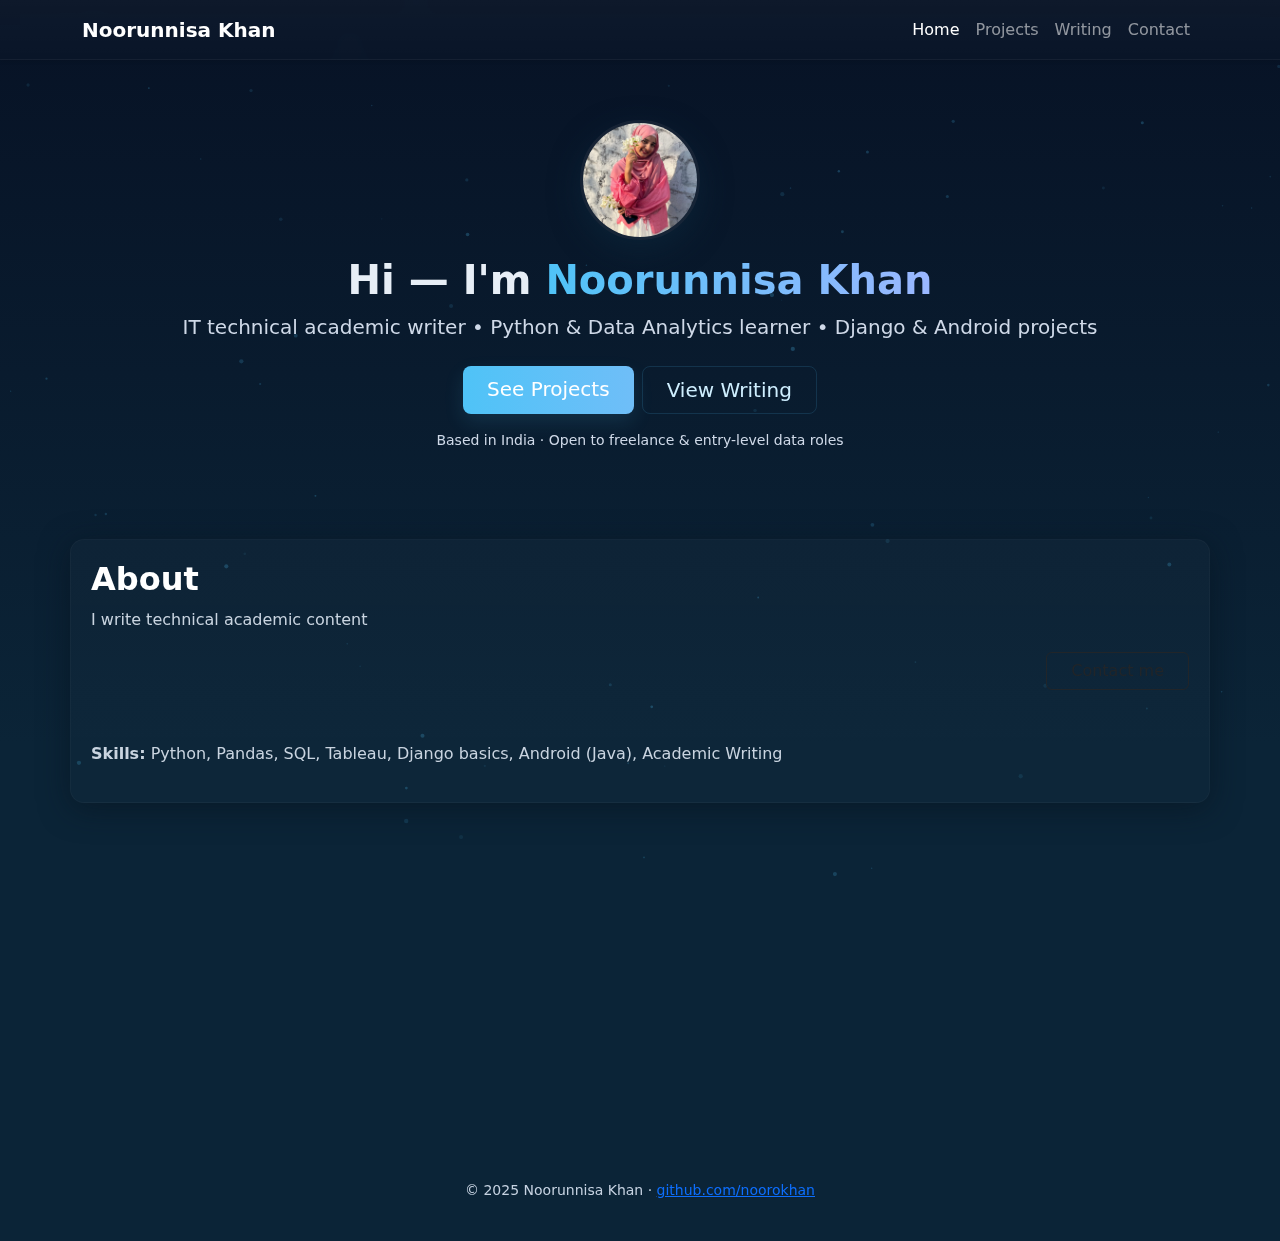
<file: index.html>
<!DOCTYPE html>
<html lang="en">
<head>
  <meta charset="utf-8" />
  <meta name="viewport" content="width=device-width,initial-scale=1" />
  <title>Noorunnisa Khan | Portfolio</title>

  <!-- Google Font -->
  <link href="https://fonts.googleapis.com/css2?family=Poppins:wght@300;400;600;700&display=swap" rel="stylesheet">

  <!-- Bootstrap -->
  <link href="https://cdn.jsdelivr.net/npm/bootstrap@5.3.2/dist/css/bootstrap.min.css" rel="stylesheet">

  <!-- AOS -->
  <link href="https://unpkg.com/aos@2.3.1/dist/aos.css" rel="stylesheet">

  <!-- Custom -->
  <link rel="stylesheet" href="style.css?v=6" />
</head>
<body>

  <!-- Background Canvas -->
  <canvas id="bgCanvas" aria-hidden="true"></canvas>

  <!-- NAVBAR -->
  <nav class="navbar navbar-expand-lg navbar-dark nav-glass fixed-top shadow-sm">
    <div class="container">
      <a class="navbar-brand fw-bold" href="index.html">Noorunnisa Khan</a>
      <button class="navbar-toggler" type="button" data-bs-toggle="collapse" data-bs-target="#navMenu">
        <span class="navbar-toggler-icon"></span>
      </button>
      <div id="navMenu" class="collapse navbar-collapse">
        <ul class="navbar-nav ms-auto text-center">
          <li class="nav-item"><a class="nav-link active" href="index.html">Home</a></li>
          <li class="nav-item"><a class="nav-link" href="projects.html">Projects</a></li>
          <li class="nav-item"><a class="nav-link" href="writing.html">Writing</a></li>
          <li class="nav-item"><a class="nav-link" href="contact.html">Contact</a></li>
        </ul>
      </div>
    </div>
  </nav>

  <!-- HERO -->
  <header class="hero d-flex align-items-center pt-navbar">
    <div class="container text-center" data-aos="fade-up">
  
      <img src="assets/me.jpeg" alt="Noorunnisa Khan" class="profile-img-lg mb-3" />
  
      <h1 class="fw-bold hero-title">
        Hi — I'm <span class="accent">Noorunnisa Khan</span>
      </h1>
  
      <p class="lead text-muted mb-4" id="typingText">
        IT technical academic writer • Python & Data Analytics learner • Django & Android projects
      </p>
  
      <div class="d-flex justify-content-center gap-2 flex-wrap">
        <a class="btn btn-primary btn-lg px-4" href="projects.html">See Projects</a>
        <a class="btn btn-outline-primary btn-lg px-4" href="writing.html">View Writing</a>
      </div>
  
      <p class="mt-3 small text-muted">
        Based in India · Open to freelance & entry-level data roles
      </p>
  
    </div>
  </header>
  

  <!-- ABOUT -->
  <main class="main-content">

    <section class="container about-card" data-aos="fade-up" data-aos-delay="120">
      <div class="row align-items-center">

        <div class="col-lg-8">
          <h2 class="fw-semibold">About</h2>
          <p id="aboutTyping" class="text-muted"></p>

          <p><strong>Skills:</strong> Python, Pandas, SQL, Tableau, Django basics, Android (Java), Academic Writing</p>

        </div>

        <div class="col-lg-4 text-lg-end mt-3 mt-lg-0">
          <a class="btn btn-outline-dark px-4" href="contact.html">Contact me</a>
        </div>

      </div>
    </section>

    <!-- FEATURED PROJECTS -->
    <section class="container mt-5" data-aos="fade-up" data-aos-delay="200">
      <h3 class="mb-3 fw-semibold">Featured Projects</h3>

      <div class="row g-3">
        
        <div class="col-md-6">
          <article class="card project-card h-100">
            <div class="card-body">
              <h5 class="card-title">Django Digital ID Generator</h5>
              <p class="card-text text-muted small">
                PDF export, image upload, clean UI — built using Django + Pillow.
              </p>
              <a href="projects.html#django" class="link-primary">Open project →</a>
            </div>
          </article>
        </div>

        <div class="col-md-6">
          <article class="card project-card h-100">
            <div class="card-body">
              <h5 class="card-title">AI Job Market Analysis (Kaggle)</h5>
              <p class="card-text text-muted small">
                EDA, clustering, visual analytics on global AI job data.
              </p>
              <a href="projects.html#kaggle" class="link-primary">Open project →</a>
            </div>
          </article>
        </div>

      </div>
    </section>

  </main>

  <!-- FOOTER -->
  <footer class="footer mt-5">
    <div class="container text-center small text-muted">
      © 2025 Noorunnisa Khan · <a href="https://github.com/noorokhan" target="_blank">github.com/noorokhan</a>
    </div>
  </footer>

  <!-- JS -->
  <script src="https://cdn.jsdelivr.net/npm/bootstrap@5.3.2/dist/js/bootstrap.bundle.min.js"></script>
  <script src="https://unpkg.com/aos@2.3.1/dist/aos.js"></script>
  <script>AOS.init();</script>
  <script src="script.js"></script>

</body>
</html>
</file>
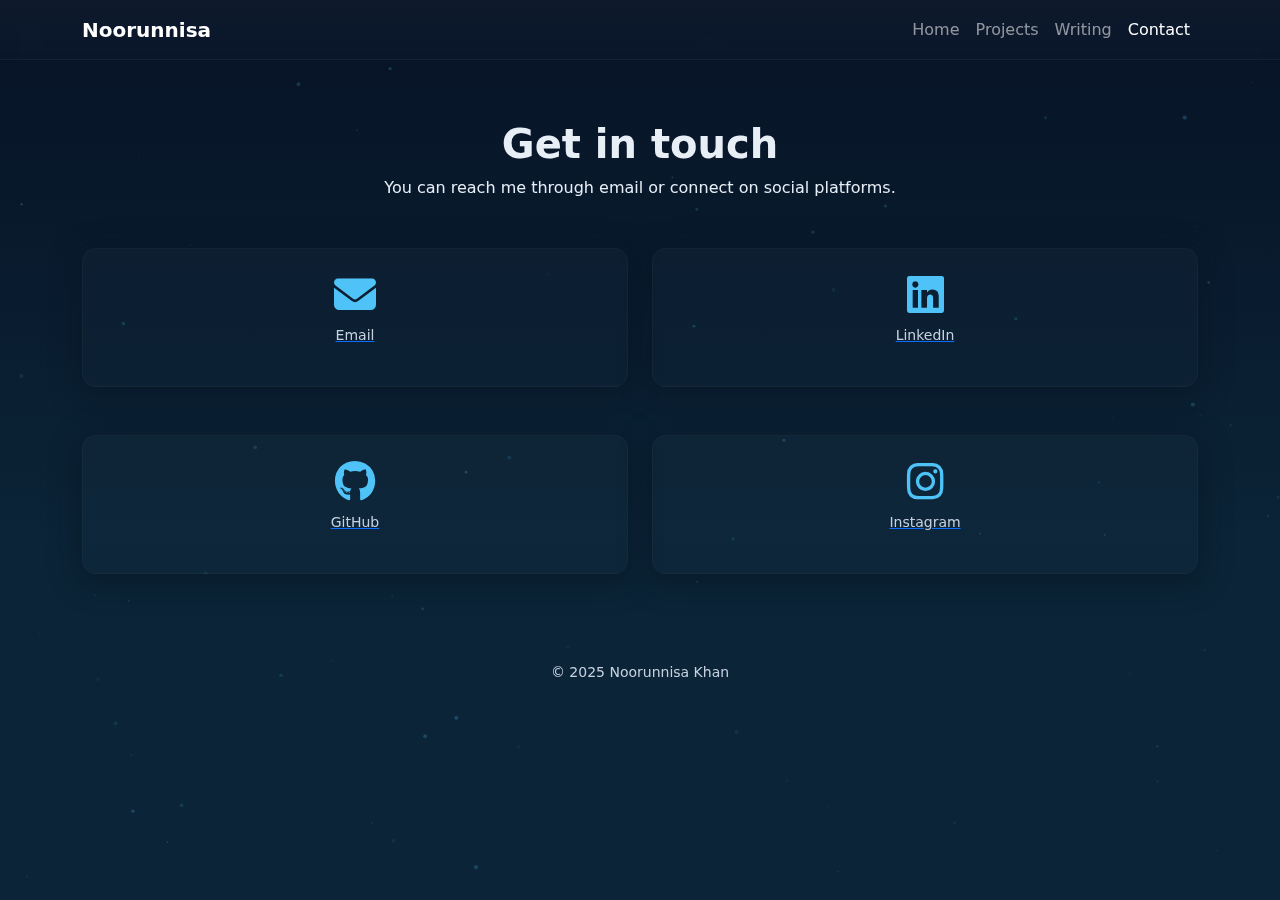
<file: contact.html>
<!DOCTYPE html>
<html lang="en">
<head>
  <meta charset="utf-8" />
  <meta name="viewport" content="width=device-width,initial-scale=1" />
  <title>Contact | Noorunnisa</title>

  <!-- Bootstrap -->
  <link href="https://cdn.jsdelivr.net/npm/bootstrap@5.3.2/dist/css/bootstrap.min.css" rel="stylesheet">

  <!-- AOS Animation -->
  <link href="https://unpkg.com/aos@2.3.1/dist/aos.css" rel="stylesheet">

  <!-- Font Awesome (for icons) -->
  <link rel="stylesheet" href="https://cdnjs.cloudflare.com/ajax/libs/font-awesome/6.5.0/css/all.min.css">

  <!-- Custom CSS -->
  <link rel="stylesheet" href="style.css?v=6" />
</head>

<body>

  <!-- Background particles -->
  <canvas id="bgCanvas" aria-hidden="true"></canvas>

  <!-- NAVBAR -->
  <nav class="navbar navbar-expand-lg navbar-dark nav-glass fixed-top">
    <div class="container">
      <a class="navbar-brand fw-bold" href="index.html">Noorunnisa</a>

      <button class="navbar-toggler" data-bs-toggle="collapse" data-bs-target="#menu4">
        <span class="navbar-toggler-icon"></span>
      </button>

      <div id="menu4" class="collapse navbar-collapse">
        <ul class="navbar-nav ms-auto text-center">
          <li class="nav-item"><a class="nav-link" href="index.html">Home</a></li>
          <li class="nav-item"><a class="nav-link" href="projects.html">Projects</a></li>
          <li class="nav-item"><a class="nav-link" href="writing.html">Writing</a></li>
          <li class="nav-item"><a class="nav-link active" href="contact.html">Contact</a></li>
        </ul>
      </div>
    </div>
  </nav>

  <!-- MAIN CONTENT -->
  <main class="container pt-navbar">

    <header class="text-center mb-4" data-aos="fade-down">
      <h1 class="fw-bold">Get in touch</h1>
      <p class="text-muted-strong">You can reach me through email or connect on social platforms.</p>
    </header>

    <section class="row g-4 text-center">

      <!-- Email -->
      <div class="col-md-6" data-aos="fade-up">
        <a href="mailto:noorunnisakhan60@gmail.com" class="contact-icon-card project-card p-4 d-block">
          <i class="fa-solid fa-envelope contact-icon"></i>
          <p class="mt-2 small text-muted">Email</p>
        </a>
      </div>
    
      <!-- LinkedIn -->
      <div class="col-md-6" data-aos="fade-up" data-aos-delay="80">
        <a href="https://www.linkedin.com/in/noorunnisa-khan-337811227" target="_blank" class="contact-icon-card project-card p-4 d-block">
          <i class="fa-brands fa-linkedin contact-icon"></i>
          <p class="mt-2 small text-muted">LinkedIn</p>
        </a>
      </div>
    
      <!-- GitHub -->
      <div class="col-md-6" data-aos="fade-up" data-aos-delay="160">
        <a href="https://github.com/noorokhan" target="_blank" class="contact-icon-card project-card p-4 d-block">
          <i class="fa-brands fa-github contact-icon"></i>
          <p class="mt-2 small text-muted">GitHub</p>
        </a>
      </div>
    
      <!-- Instagram -->
      <div class="col-md-6" data-aos="fade-up" data-aos-delay="240">
        <a href="https://www.instagram.com/_.nooro_/" target="_blank" class="contact-icon-card project-card p-4 d-block">
          <i class="fa-brands fa-instagram contact-icon"></i>
          <p class="mt-2 small text-muted">Instagram</p>
        </a>
      </div>
    
    </section>
    
  </main>

  <!-- FOOTER -->
  <footer class="footer mt-5">
    <div class="container text-center small text-muted">
      © 2025 Noorunnisa Khan
    </div>
  </footer>

  <!-- SCRIPTS -->
  <script src="https://cdn.jsdelivr.net/npm/bootstrap@5.3.2/dist/js/bootstrap.bundle.min.js"></script>
  <script src="https://unpkg.com/aos@2.3.1/dist/aos.js"></script>
  <script src="script.js"></script>
  <script>AOS.init();</script>

</body>
</html>
</file>
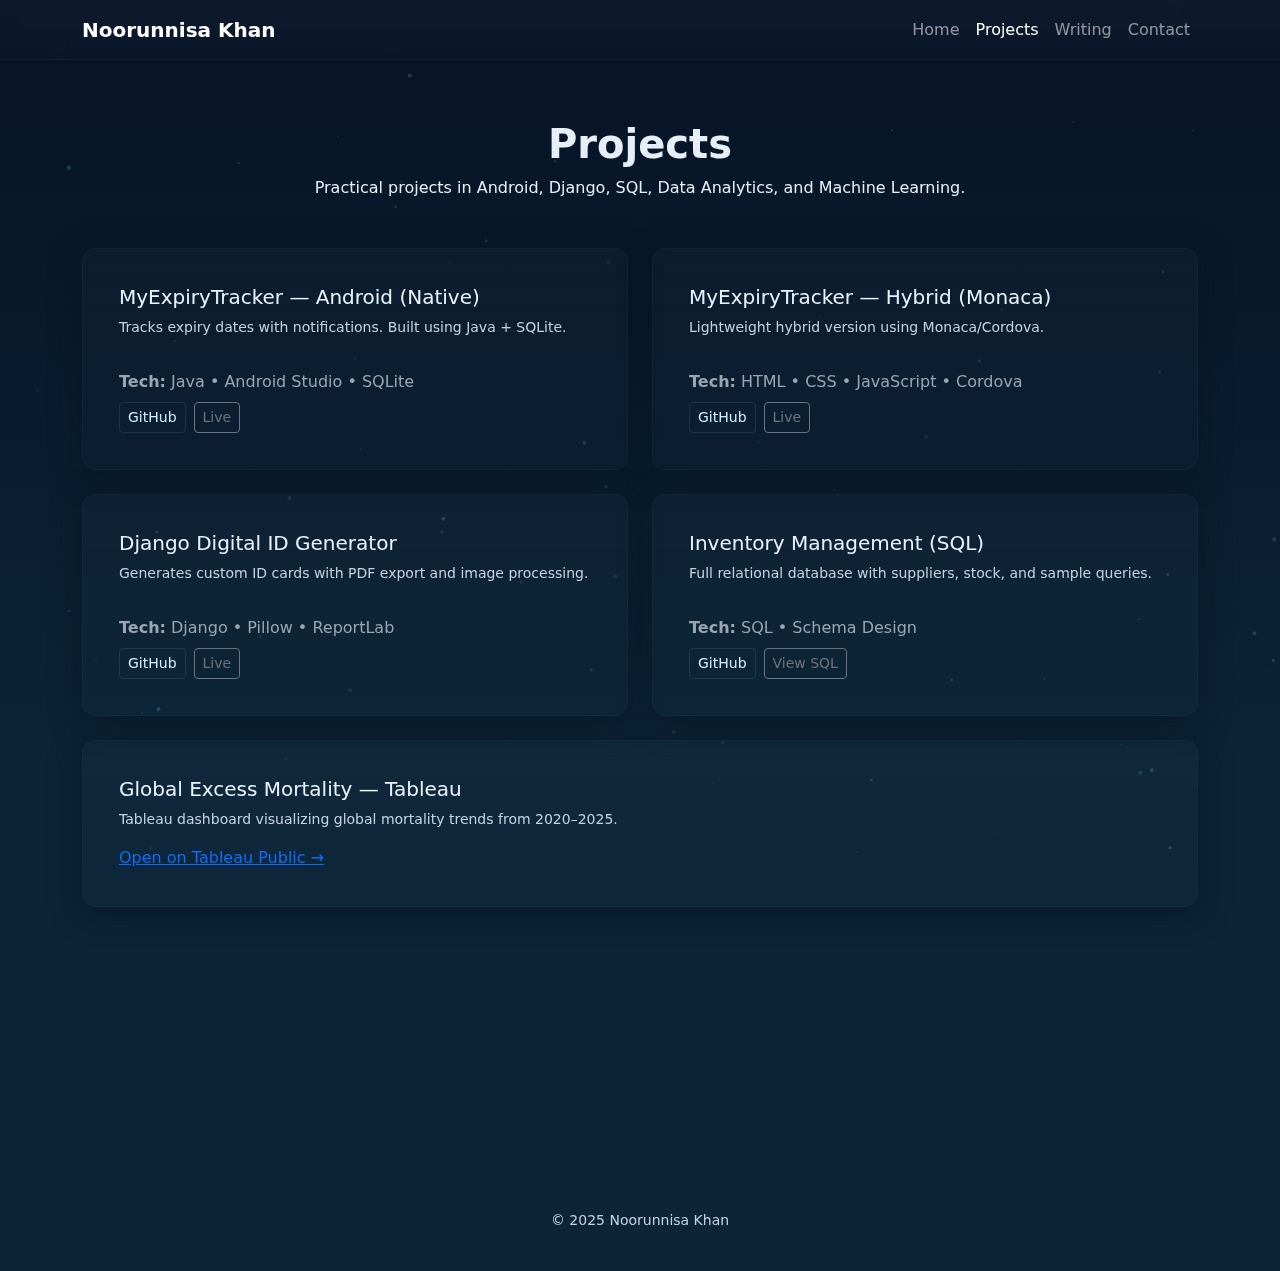
<file: projects.html>
<!DOCTYPE html>
<html lang="en">
<head>
  <meta charset="utf-8" />
  <meta name="viewport" content="width=device-width,initial-scale=1" />
  <title>Projects | Noorunnisa</title>

  <link href="https://fonts.googleapis.com/css2?family=Poppins:wght@300;400;600;700&display=swap" rel="stylesheet">
  <link href="https://cdn.jsdelivr.net/npm/bootstrap@5.3.2/dist/css/bootstrap.min.css" rel="stylesheet">
  <link href="https://unpkg.com/aos@2.3.1/dist/aos.css" rel="stylesheet">
  <link rel="stylesheet" href="style.css?v=6" />
</head>
<body>

  <canvas id="bgCanvas" aria-hidden="true"></canvas>

  <!-- NAVBAR -->
  <nav class="navbar navbar-expand-lg navbar-dark nav-glass fixed-top">
    <div class="container">
      <a class="navbar-brand fw-bold" href="index.html">Noorunnisa Khan</a>

      <button class="navbar-toggler" type="button" data-bs-toggle="collapse" data-bs-target="#menu2">
        <span class="navbar-toggler-icon"></span>
      </button>

      <div id="menu2" class="collapse navbar-collapse">
        <ul class="navbar-nav ms-auto text-center">
          <li class="nav-item"><a class="nav-link" href="index.html">Home</a></li>
          <li class="nav-item"><a class="nav-link active" href="projects.html">Projects</a></li>
          <li class="nav-item"><a class="nav-link" href="writing.html">Writing</a></li>
          <li class="nav-item"><a class="nav-link" href="contact.html">Contact</a></li>
        </ul>
      </div>
    </div>
  </nav>

  <!-- MAIN -->
  <main class="container pt-navbar">
    
    <!-- HEADER -->
    <header class="text-center mb-4" data-aos="fade-down">
      <h1 class="fw-bold">Projects</h1>
      <p class="text-muted-strong">Practical projects in Android, Django, SQL, Data Analytics, and Machine Learning.</p>
    </header>

    <!-- PROJECTS GRID -->
    <section class="row g-4">

      <!-- ANDROID APP -->
      <div class="col-lg-6" data-aos="fade-up">
        <div class="card project-card h-100">
          <div class="card-body d-flex flex-column">
            <h5 class="card-title">MyExpiryTracker — Android (Native)</h5>
            <p class="card-text text-muted small mb-2">
              Tracks expiry dates with notifications. Built using Java + SQLite.
            </p>
            <p class="mt-auto mb-2"><strong>Tech:</strong> Java • Android Studio • SQLite</p>

            <div class="d-flex gap-2">
              <a class="btn btn-outline-primary btn-sm" href="https://github.com/noorokhan/MyExpiryTracker-Native" target="_blank">GitHub</a>
              <a class="btn btn-outline-secondary btn-sm" href="#" onclick="alert('Live demo is not available for mobile apps.')">Live</a>
            </div>
          </div>
        </div>
      </div>

      <!-- HYBRID APP -->
      <div class="col-lg-6" data-aos="fade-up" data-aos-delay="80">
        <div class="card project-card h-100">
          <div class="card-body d-flex flex-column">
            <h5 class="card-title">MyExpiryTracker — Hybrid (Monaca)</h5>
            <p class="card-text text-muted small mb-2">
              Lightweight hybrid version using Monaca/Cordova.
            </p>
            <p class="mt-auto mb-2"><strong>Tech:</strong> HTML • CSS • JavaScript • Cordova</p>
      
            <div class="d-flex gap-2">
              <a class="btn btn-outline-primary btn-sm"
                 href="https://github.com/noorokhan/-MyExpiryTracker-Hybrid"
                 target="_blank">GitHub</a>
      
              <a class="btn btn-outline-secondary btn-sm"
                 href="#" onclick="alert('Live demo is not available for hybrid apps.')">Live</a>
            </div>
          </div>
        </div>
      </div>
      

      <!-- DJANGO PROJECT -->
      <div class="col-lg-6" data-aos="fade-up" data-aos-delay="160">
        <div class="card project-card h-100">
          <div class="card-body d-flex flex-column">
            <h5 class="card-title">Django Digital ID Generator</h5>
            <p class="card-text text-muted small mb-2">
              Generates custom ID cards with PDF export and image processing.
            </p>
            <p class="mt-auto mb-2"><strong>Tech:</strong> Django • Pillow • ReportLab</p>
      
            <div class="d-flex gap-2">
              <a class="btn btn-outline-primary btn-sm"
                 href="https://github.com/noorokhan/django-digital-id-generator"
                 target="_blank">GitHub</a>
      
              <a class="btn btn-outline-secondary btn-sm"
                 href="#" onclick="alert('Live demo requires backend deployment.')">Live</a>
            </div>
          </div>
        </div>
      </div>
      

      <!-- SQL PROJECT -->
<div class="col-lg-6" data-aos="fade-up" data-aos-delay="240">
  <div class="card project-card h-100">
    <div class="card-body d-flex flex-column">
      <h5 class="card-title">Inventory Management (SQL)</h5>
      <p class="card-text text-muted small mb-2">
        Full relational database with suppliers, stock, and sample queries.
      </p>
      <p class="mt-auto mb-2"><strong>Tech:</strong> SQL • Schema Design</p>

      <div class="d-flex gap-2">
        <a class="btn btn-outline-primary btn-sm" 
           href="https://github.com/noorokhan/sql-inventory-system" 
           target="_blank">GitHub</a>

        <a class="btn btn-outline-secondary btn-sm" 
           href="Inventory_Management_System.sql" 
           target="_blank">View SQL</a>
      </div>
    </div>
  </div>
</div>


      <!-- TABLEAU -->
      <div class="col-lg-12" data-aos="fade-up" data-aos-delay="320">
        <div class="card project-card">
          <div class="card-body">
            <h5 class="card-title">Global Excess Mortality — Tableau</h5>
            <p class="card-text text-muted small">
              Tableau dashboard visualizing global mortality trends from 2020–2025.
            </p>
            <a class="link-primary" href="https://public.tableau.com/views/OR160039/Dashboard1" target="_blank">Open on Tableau Public →</a>
          </div>
        </div>
      </div>

      <!-- KAGGLE -->
      <div class="col-lg-12" data-aos="fade-up" data-aos-delay="400">
        <div class="card project-card">
          <div class="card-body">
            <h5 class="card-title">AI Job Market Analysis — Kaggle Notebook</h5>
            <p class="card-text text-muted small">
              Clustering, hiring patterns, salary trends, and EDA on 2,995 job listings.
            </p>
            <a class="link-primary" href="https://www.kaggle.com/code/noorunnisakhan/notebook16d44b5263" target="_blank">View on Kaggle →</a>
          </div>
        </div>
      </div>

    </section>
  </main>

  <footer class="footer mt-5">
    <div class="container text-center small text-muted">© 2025 Noorunnisa Khan</div>
  </footer>

  <script src="https://cdn.jsdelivr.net/npm/bootstrap@5.3.2/dist/js/bootstrap.bundle.min.js"></script>
  <script src="https://unpkg.com/aos@2.3.1/dist/aos.js"></script>
  <script src="script.js"></script>
  <script> AOS.init(); </script>

</body>
</html>
</file>
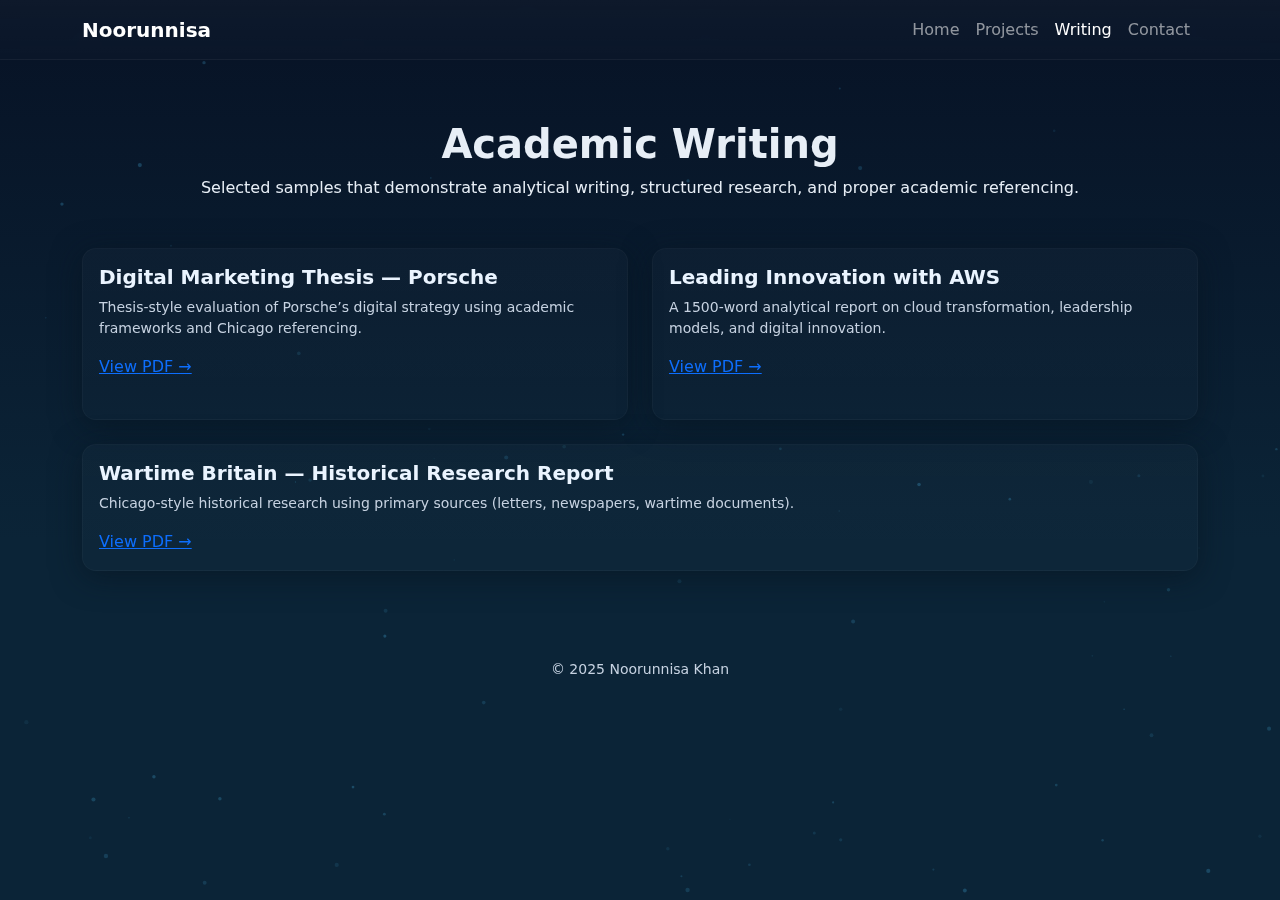
<file: writing.html>
<!DOCTYPE html>
<html lang="en">
<head>
  <meta charset="utf-8" />
  <meta name="viewport" content="width=device-width,initial-scale=1" />
  <title>Writing | Noorunnisa</title>

  <link href="https://cdn.jsdelivr.net/npm/bootstrap@5.3.2/dist/css/bootstrap.min.css" rel="stylesheet">
  <link href="https://unpkg.com/aos@2.3.1/dist/aos.css" rel="stylesheet">
  <link rel="stylesheet" href="style.css?v=6" />
</head>

<body>

  <!-- Background particles -->
  <canvas id="bgCanvas" aria-hidden="true"></canvas>

  <!-- NAVBAR -->
  <nav class="navbar navbar-expand-lg navbar-dark nav-glass fixed-top">
    <div class="container">
      <a class="navbar-brand fw-bold" href="index.html">Noorunnisa</a>

      <button class="navbar-toggler" data-bs-toggle="collapse" data-bs-target="#menu3">
        <span class="navbar-toggler-icon"></span>
      </button>

      <div id="menu3" class="collapse navbar-collapse">
        <ul class="navbar-nav ms-auto text-center">
          <li class="nav-item"><a class="nav-link" href="index.html">Home</a></li>
          <li class="nav-item"><a class="nav-link" href="projects.html">Projects</a></li>
          <li class="nav-item"><a class="nav-link active" href="writing.html">Writing</a></li>
          <li class="nav-item"><a class="nav-link" href="contact.html">Contact</a></li>
        </ul>
      </div>
    </div>
  </nav>

  <!-- MAIN -->
  <main class="container pt-navbar">

    <header class="text-center mb-4" data-aos="fade-down">
      <h1 class="fw-bold">Academic Writing</h1>
      <p class="text-muted-strong">
        Selected samples that demonstrate analytical writing, structured research, and proper academic referencing.
      </p>
    </header>

    <!-- CARDS -->
    <section class="row g-4">

      <!-- Porsche Thesis -->
      <div class="col-md-6" data-aos="fade-up">
        <article class="card project-card h-100 p-3">
          <h5 class="fw-semibold">Digital Marketing Thesis — Porsche</h5>
          <p class="small text-muted">
            Thesis-style evaluation of Porsche’s digital strategy using academic frameworks and Chicago referencing.
          </p>
          <a class="link-primary" href="Digital_Marketing_Porsche_Thesis.pdf" target="_blank">View PDF →</a>
        </article>
      </div>

      <!-- AWS Report -->
      <div class="col-md-6" data-aos="fade-up" data-aos-delay="80">
        <article class="card project-card h-100 p-3">
          <h5 class="fw-semibold">Leading Innovation with AWS</h5>
          <p class="small text-muted">
            A 1500-word analytical report on cloud transformation, leadership models, and digital innovation.
          </p>
          <a class="link-primary" href="AWS_Leadership_Report.pdf" target="_blank">View PDF →</a>
        </article>
      </div>

      <!-- Historical Report -->
      <div class="col-12" data-aos="fade-up" data-aos-delay="160">
        <article class="card project-card p-3">
          <h5 class="fw-semibold">Wartime Britain — Historical Research Report</h5>
          <p class="small text-muted">
            Chicago-style historical research using primary sources (letters, newspapers, wartime documents).
          </p>
          <a class="link-primary" href="Wartime_Britain_Chicago_Research_Report.pdf" target="_blank">View PDF →</a>
        </article>
      </div>

    </section>

  </main>

  <!-- FOOTER -->
  <footer class="footer mt-5">
    <div class="container text-center small text-muted">
      © 2025 Noorunnisa Khan
    </div>
  </footer>

  <!-- Scripts -->
  <script src="https://cdn.jsdelivr.net/npm/bootstrap@5.3.2/dist/js/bootstrap.bundle.min.js"></script>
  <script src="https://unpkg.com/aos@2.3.1/dist/aos.js"></script>
  <script src="script.js"></script>
  <script>AOS.init();</script>

</body>
</html>
</file>
<file: style.css>
:root{
  --bg-dark: #071225;
  --glass: rgba(255,255,255,0.06);
  --accent: #4FC3F7;
  --muted: #9aa6b2;
  --card: rgba(255,255,255,0.03);
  --glass-2: rgba(255,255,255,0.02);
  --radius: 14px;
  font-family: 'Poppins', sans-serif;
}

*{box-sizing:border-box}

body{
  margin:0;
  min-height:100vh;
  background: linear-gradient(180deg,#071225 0%, #0b2437 60%);
  color:#e7eef6;
  overflow-x:hidden;
}

/* Background Particle Canvas */
#bgCanvas{
  position:fixed;
  top:0;
  left:0;
  width:100vw;
  height:100vh;
  z-index:-1;
  pointer-events:none;
}

.nav-glass{
  background: linear-gradient(180deg, rgba(255,255,255,0.03), rgba(255,255,255,0.01));
  backdrop-filter: blur(8px);
  border-bottom:1px solid rgba(255,255,255,0.03);
  padding:0.6rem 0;
}

/* HERO */
.hero{
  padding-top:110px;
  padding-bottom:48px;
  text-align:center;
}

.profile-img-lg{
  width:120px;height:120px;border-radius:50%;
  border:3px solid rgba(255,255,255,0.06);
  object-fit:cover;
  box-shadow: 0 10px 30px rgba(12,40,60,0.6);
}

.accent{
  background: linear-gradient(90deg,var(--accent), #9bb7ff);
  -webkit-background-clip:text;
  -webkit-text-fill-color:transparent;
}
.about-text {
  color: #dce6f3 !important;     /* Light readable text */
  font-size: 1rem;
  line-height: 1.7;
}

.about-card p {
  color: #c9d4e0 !important;     /* Makes all <p> inside About more visible */
}
.about-card h2 {
  color: #ffffff;
}
#aboutTyping {
  white-space: pre-wrap;
  line-height: 1.7;
  min-height: 120px; /* prevents layout jump */
}


/* Cards */
.main-content .about-card, .project-card{
  margin-top:24px;
  background: linear-gradient(180deg, rgba(255,255,255,0.02), rgba(255,255,255,0.01));
  border-radius: var(--radius);
  padding:20px;
  box-shadow: 0 6px 30px rgba(6,20,32,0.6);
  border:1px solid rgba(255,255,255,0.03);
}

.project-card h5{ color:#eaf4ff; }
.project-card .card-body{ color:var(--muted); }

/* Lift Hover */
.card.project-card:hover{
  transform: translateY(-6px);
  transition: 0.22s ease;
}

/* Buttons */
.btn-primary{
  background: linear-gradient(90deg,var(--accent), #6fbef8);
  border:none;
  box-shadow:0 8px 20px rgba(79,195,247,0.12);
}

.btn-outline-primary{
  border-color: rgba(79,195,247,0.15);
  color:#cfefff;
}
.hero .text-muted {
  color: #cfd9e8 !important;   /* soft visible light-blue text */
  font-weight: 400;
}


/* Footer */
.footer{
  padding:40px 0;
  color:var(--muted)
}

.text-muted {
  color: #c6d2e1 !important;
}


/* NEW FIX (REPLACES pt-6) */
.pt-navbar{
  padding-top:120px;
}

@media(max-width:768px){
  .hero{ padding-top:140px; padding-bottom:28px;}
  .profile-img-lg{ width:100px; height:100px; }
  .pt-navbar{ padding-top:140px; }
}
/* -----------------------------
   Neon hover, navbar shadow, typing, theme
   Append this to style.css
------------------------------*/

/* navbar shadow when scrolled */
.nav-scrolled {
  box-shadow: 0 10px 30px rgba(2,10,20,0.45);
  backdrop-filter: blur(8px);
  transition: box-shadow 220ms ease;
}

/* neon lift on project card hover */
.project-card, .project {
  transition: transform 220ms ease, box-shadow 220ms ease;
}
.project-card:hover, .project:hover {
  transform: translateY(-6px);
  box-shadow: 0 18px 40px rgba(102, 73, 156, 0.12);
  border-left-color: rgba(166,122,203,1);
}

/* typing cursor */
#typed-name {
  display: inline-block;
  border-right: 2px solid rgba(78,58,87,0.18);
  padding-right: 6px;
  white-space: nowrap;
}
#typed-name.typed-done {
  border-right-color: transparent;
}

/* theme: data attribute based */
:root[data-theme="light"] {
  --bg-dark: #f6f7fb;
  --glass: rgba(20,25,30,0.03);
  --accent: #6f4ed8;
  --muted: #55606e;
  --card: rgba(255,255,255,0.85);
  color-scheme: light;
}
:root[data-theme="dark"] {
  --bg-dark: #071225;
  --glass: rgba(255,255,255,0.03);
  --accent: #4FC3F7;
  --muted: #9aa6b2;
  --card: rgba(255,255,255,0.03);
  color-scheme: dark;
}

/* theme toggle visual */
#theme-toggle {
  border: none;
  background: transparent;
  color: var(--accent);
  cursor: pointer;
  font-size: 1rem;
}
#theme-toggle.pulse { transform: scale(1.06); transition: transform 160ms ease; }

/* small helper: hide heavy canvas on very small screens */
@media (max-width: 520px) {
  #bgCanvas{ display:none !important; }
}

.project-card strong i {
  color: var(--accent);
  margin-right: 6px;
  font-size: 1.1rem;
}

.contact-icon-card {
  border-radius: 14px;
  transition: transform .2s ease, box-shadow .3s ease;
}

.contact-icon-card:hover {
  transform: translateY(-6px);
  box-shadow: 0 18px 40px rgba(79,195,247,0.15);
}

.contact-icon {
  font-size: 42px;
  color: var(--accent);
}
</file>
